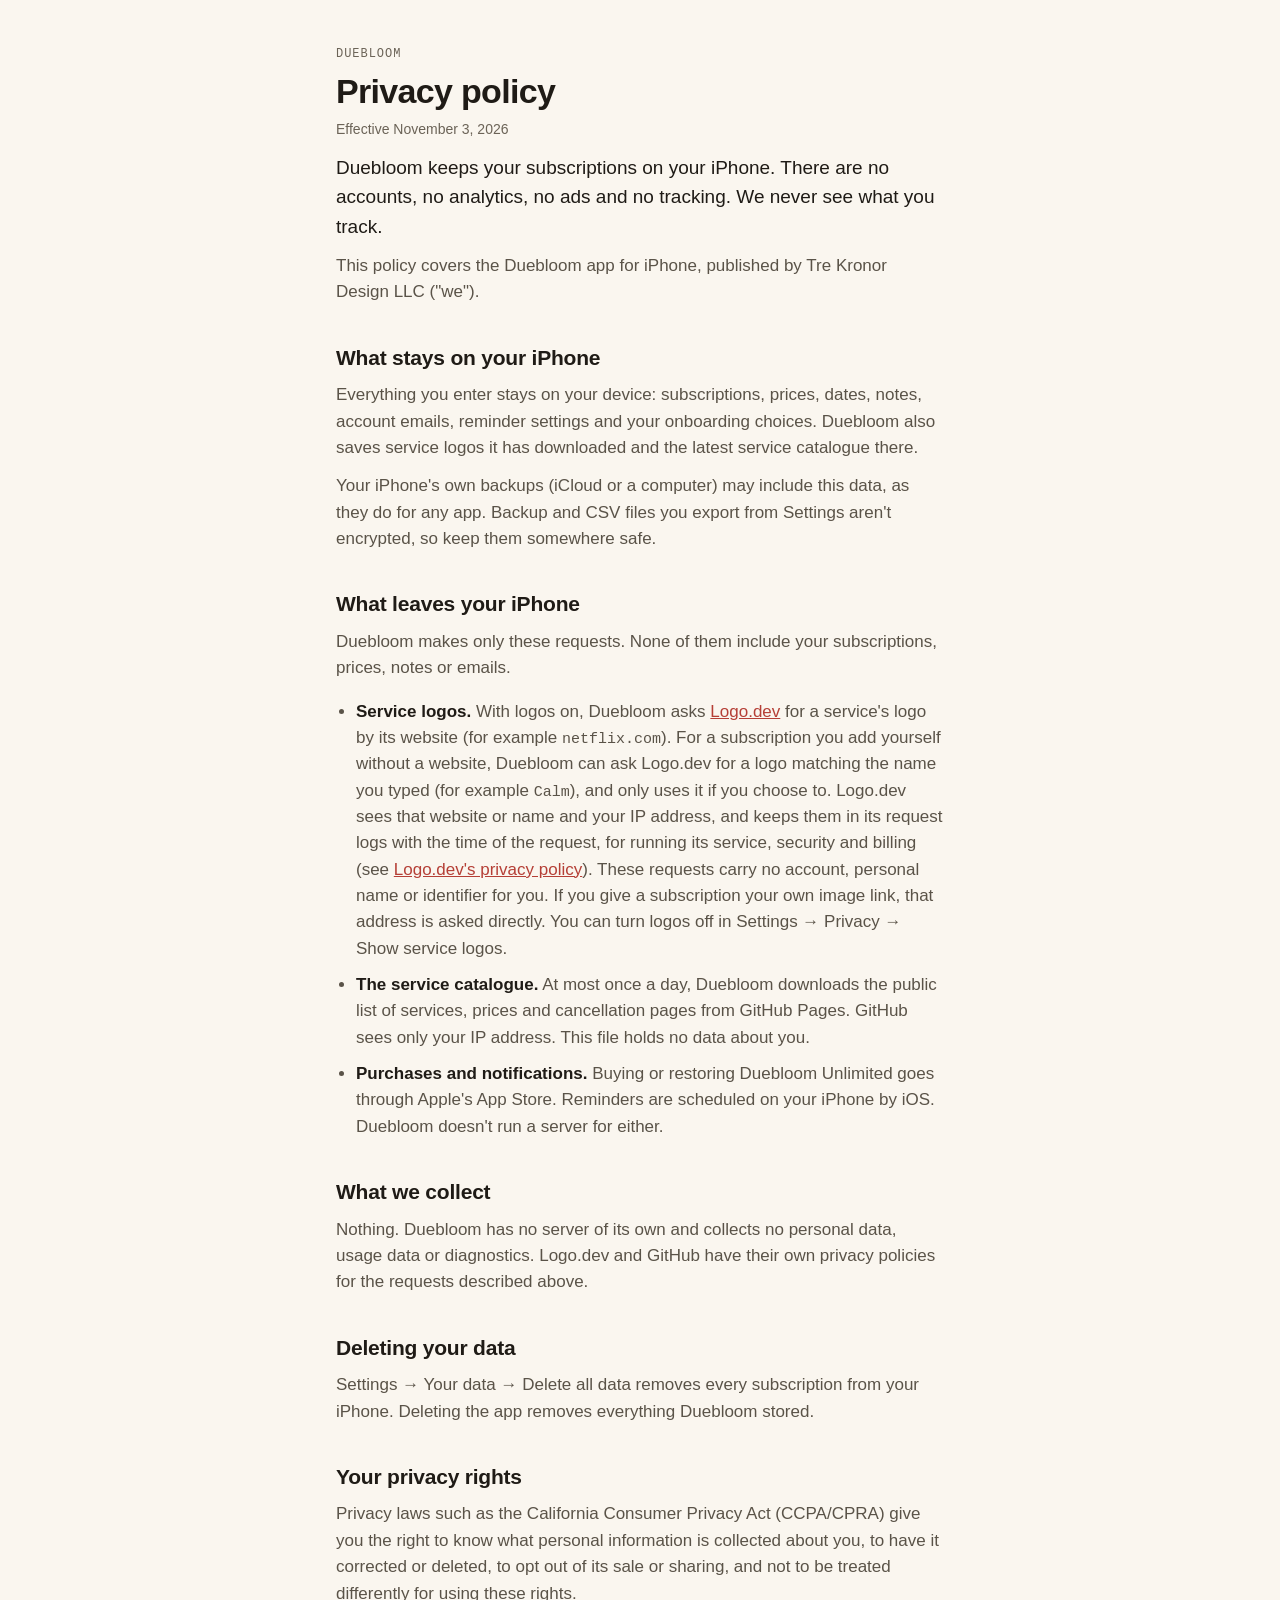
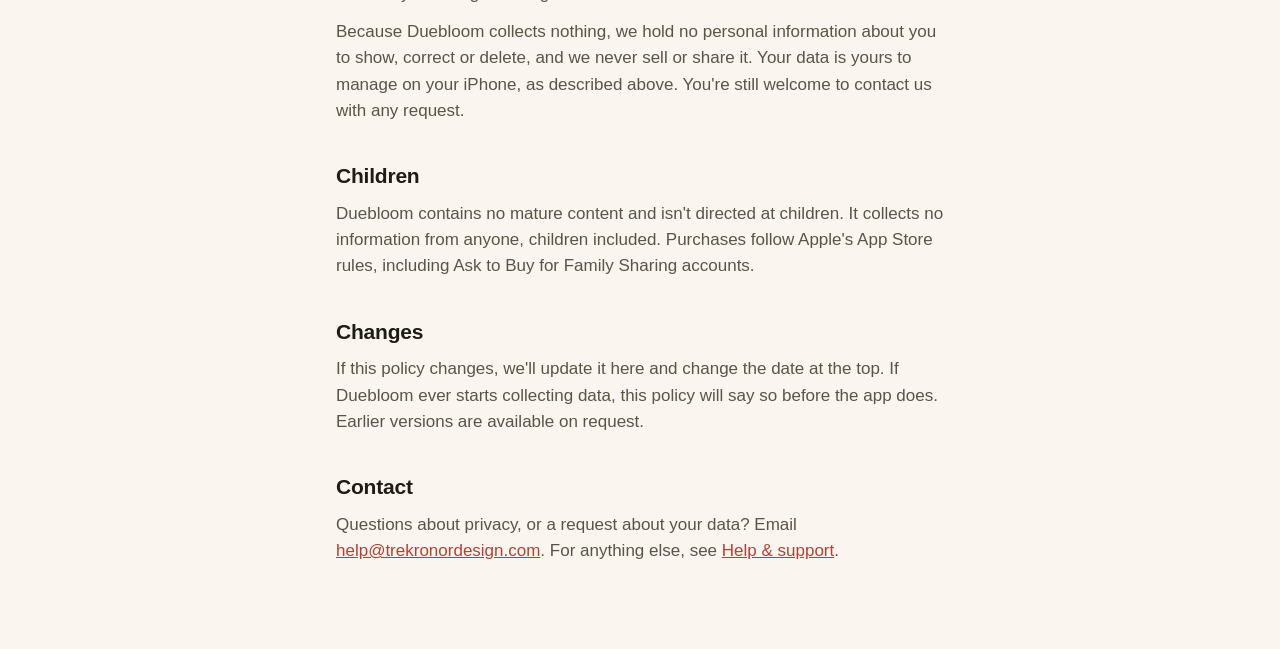
<file: docs/privacy/index.html>
<!doctype html>
<html lang="en">
<head>
<meta charset="utf-8">
<meta name="viewport" content="width=device-width, initial-scale=1">
<title>Duebloom Privacy Policy</title>
<meta name="description" content="How the Duebloom iOS app handles your data.">
<link rel="stylesheet" href="../site.css">
</head>
<body>
<main>
  <p class="eyebrow">Duebloom</p>
  <h1>Privacy policy</h1>
  <p class="meta">Effective November 3, 2026</p>

  <p class="lead">Duebloom keeps your subscriptions on your iPhone. There are no accounts, no analytics, no ads and no tracking. We never see what you track.</p>
  <p>This policy covers the Duebloom app for iPhone, published by Tre Kronor Design LLC ("we").</p>

  <h2>What stays on your iPhone</h2>
  <p>Everything you enter stays on your device: subscriptions, prices, dates, notes, account emails, reminder settings and your onboarding choices. Duebloom also saves service logos it has downloaded and the latest service catalogue there.</p>
  <p>Your iPhone's own backups (iCloud or a computer) may include this data, as they do for any app. Backup and CSV files you export from Settings aren't encrypted, so keep them somewhere safe.</p>

  <h2>What leaves your iPhone</h2>
  <p>Duebloom makes only these requests. None of them include your subscriptions, prices, notes or emails.</p>
  <ul>
    <li><strong>Service logos.</strong> With logos on, Duebloom asks <a href="https://www.logo.dev">Logo.dev</a> for a service's logo by its website (for example <code>netflix.com</code>). For a subscription you add yourself without a website, Duebloom can ask Logo.dev for a logo matching the name you typed (for example <code>Calm</code>), and only uses it if you choose to. Logo.dev sees that website or name and your IP address, and keeps them in its request logs with the time of the request, for running its service, security and billing (see <a href="https://www.logo.dev/legal/privacy">Logo.dev's privacy policy</a>). These requests carry no account, personal name or identifier for you. If you give a subscription your own image link, that address is asked directly. You can turn logos off in Settings → Privacy → Show service logos.</li>
    <li><strong>The service catalogue.</strong> At most once a day, Duebloom downloads the public list of services, prices and cancellation pages from GitHub Pages. GitHub sees only your IP address. This file holds no data about you.</li>
    <li><strong>Purchases and notifications.</strong> Buying or restoring Duebloom Unlimited goes through Apple's App Store. Reminders are scheduled on your iPhone by iOS. Duebloom doesn't run a server for either.</li>
  </ul>

  <h2>What we collect</h2>
  <p>Nothing. Duebloom has no server of its own and collects no personal data, usage data or diagnostics. Logo.dev and GitHub have their own privacy policies for the requests described above.</p>

  <h2>Deleting your data</h2>
  <p>Settings → Your data → Delete all data removes every subscription from your iPhone. Deleting the app removes everything Duebloom stored.</p>

  <h2>Your privacy rights</h2>
  <p>Privacy laws such as the California Consumer Privacy Act (CCPA/CPRA) give you the right to know what personal information is collected about you, to have it corrected or deleted, to opt out of its sale or sharing, and not to be treated differently for using these rights.</p>
  <p>Because Duebloom collects nothing, we hold no personal information about you to show, correct or delete, and we never sell or share it. Your data is yours to manage on your iPhone, as described above. You're still welcome to contact us with any request.</p>

  <h2>Children</h2>
  <p>Duebloom contains no mature content and isn't directed at children. It collects no information from anyone, children included. Purchases follow Apple's App Store rules, including Ask to Buy for Family Sharing accounts.</p>

  <h2>Changes</h2>
  <p>If this policy changes, we'll update it here and change the date at the top. If Duebloom ever starts collecting data, this policy will say so before the app does. Earlier versions are available on request.</p>

  <h2>Contact</h2>
  <p>Questions about privacy, or a request about your data? Email <a href="mailto:help@trekronordesign.com">help@trekronordesign.com</a>. For anything else, see <a href="../support/">Help &amp; support</a>.</p>
</main>
</body>
</html>
</file>
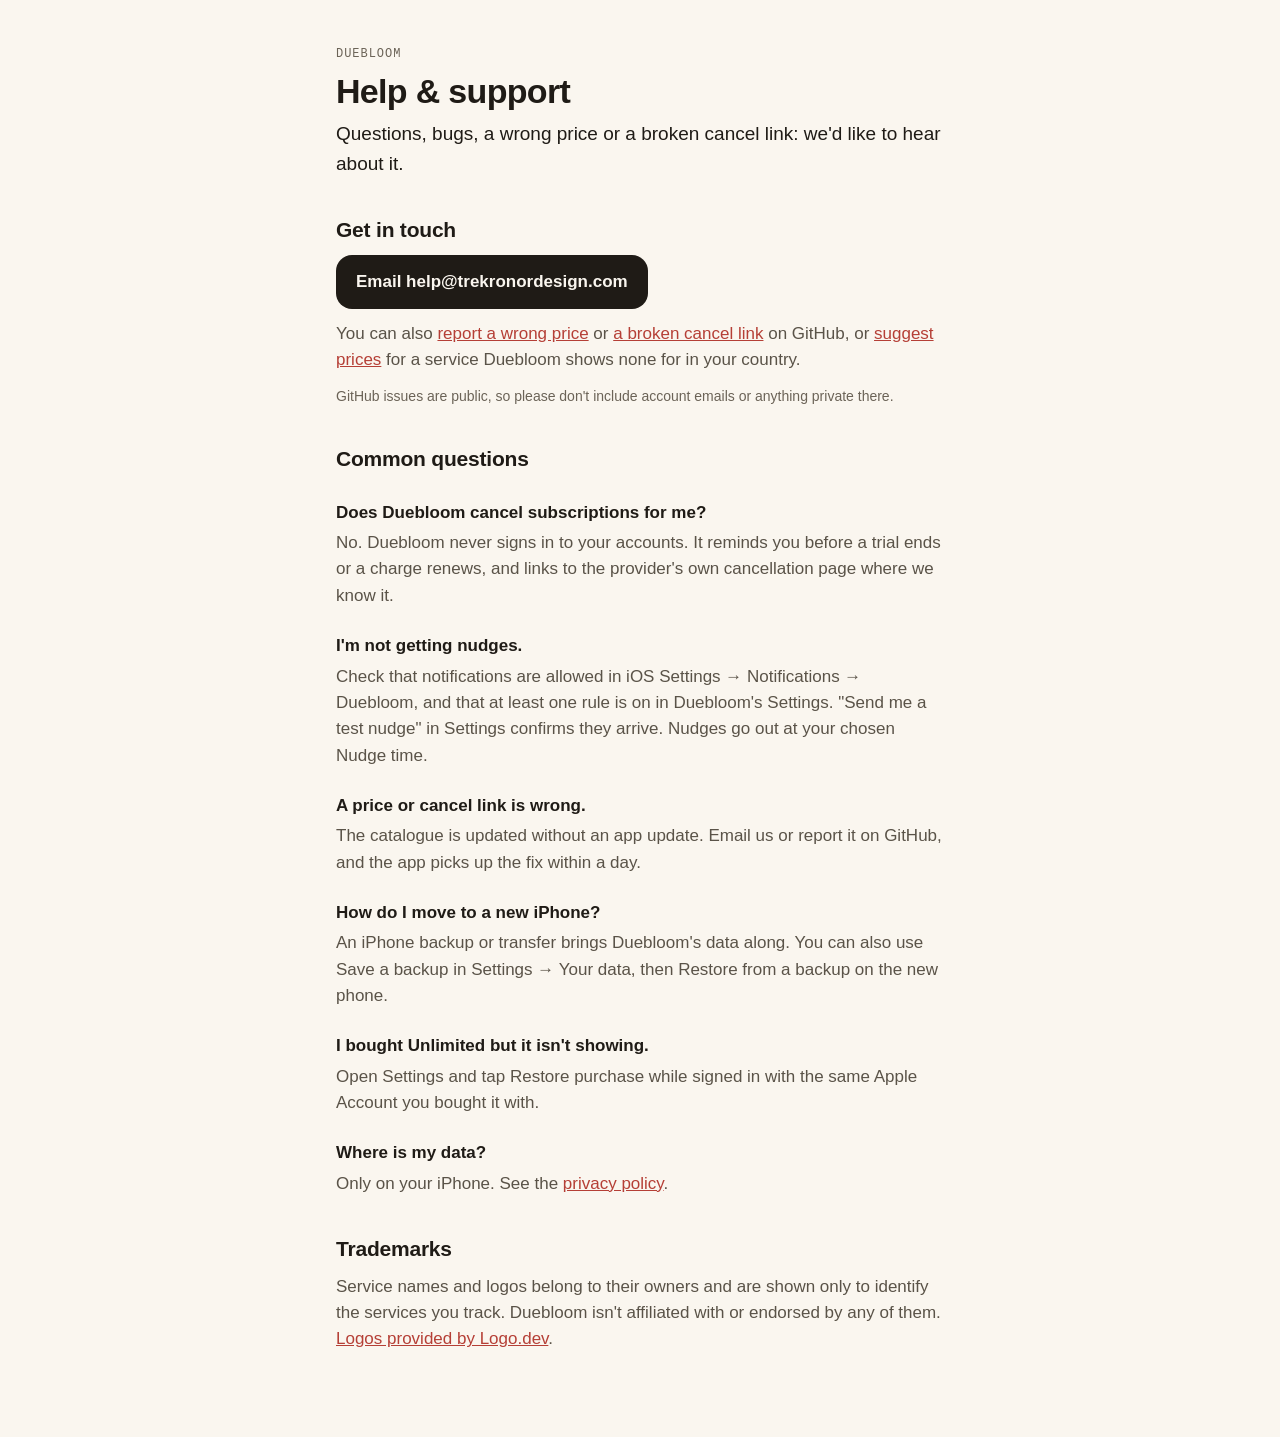
<file: docs/support/index.html>
<!doctype html>
<html lang="en">
<head>
<meta charset="utf-8">
<meta name="viewport" content="width=device-width, initial-scale=1">
<title>Duebloom Support</title>
<meta name="description" content="Help with the Duebloom iOS app.">
<link rel="stylesheet" href="../site.css">
</head>
<body>
<main>
  <p class="eyebrow">Duebloom</p>
  <h1>Help &amp; support</h1>
  <p class="lead">Questions, bugs, a wrong price or a broken cancel link: we'd like to hear about it.</p>

  <h2>Get in touch</h2>
  <p><a class="button" href="mailto:help@trekronordesign.com">Email help@trekronordesign.com</a></p>
  <p>You can also <a href="https://github.com/ensamvarg360/duebloom-catalogue/issues/new?template=wrong-price.yml">report a wrong price</a> or <a href="https://github.com/ensamvarg360/duebloom-catalogue/issues/new">a broken cancel link</a> on GitHub, or <a href="https://github.com/ensamvarg360/duebloom-catalogue/issues/new?template=price.yml">suggest prices</a> for a service Duebloom shows none for in your country.</p>
  <p class="note">GitHub issues are public, so please don't include account emails or anything private there.</p>

  <h2>Common questions</h2>

  <h3>Does Duebloom cancel subscriptions for me?</h3>
  <p>No. Duebloom never signs in to your accounts. It reminds you before a trial ends or a charge renews, and links to the provider's own cancellation page where we know it.</p>

  <h3>I'm not getting nudges.</h3>
  <p>Check that notifications are allowed in iOS Settings → Notifications → Duebloom, and that at least one rule is on in Duebloom's Settings. "Send me a test nudge" in Settings confirms they arrive. Nudges go out at your chosen Nudge time.</p>

  <h3>A price or cancel link is wrong.</h3>
  <p>The catalogue is updated without an app update. Email us or report it on GitHub, and the app picks up the fix within a day.</p>

  <h3>How do I move to a new iPhone?</h3>
  <p>An iPhone backup or transfer brings Duebloom's data along. You can also use Save a backup in Settings → Your data, then Restore from a backup on the new phone.</p>

  <h3>I bought Unlimited but it isn't showing.</h3>
  <p>Open Settings and tap Restore purchase while signed in with the same Apple Account you bought it with.</p>

  <h3>Where is my data?</h3>
  <p>Only on your iPhone. See the <a href="../privacy/">privacy policy</a>.</p>

  <h2>Trademarks</h2>
  <p>Service names and logos belong to their owners and are shown only to identify the services you track. Duebloom isn&#39;t affiliated with or endorsed by any of them. <a href="https://logo.dev">Logos provided by Logo.dev</a>.</p>
</main>
</body>
</html>
</file>
<file: docs/site.css>
:root {
  --bg: #faf6ef;
  --surface: #ffffff;
  --ink: #1f1b16;
  --text-2: #5a5348;
  --text-3: #6b6357;
  --border: #e4dccf;
  --coral: #b53f36;
  color-scheme: light dark;
}
@media (prefers-color-scheme: dark) {
  :root {
    --bg: #16130f;
    --surface: #221e19;
    --ink: #f3ede3;
    --text-2: #c9c0b2;
    --text-3: #a59d90;
    --border: #3a342c;
    --coral: #ff8a80;
  }
}
* { box-sizing: border-box; }
body {
  margin: 0;
  background: var(--bg);
  color: var(--ink);
  font: 17px/1.55 -apple-system, BlinkMacSystemFont, "Segoe UI", sans-serif;
}
main { max-width: 640px; margin: 0 auto; padding: 48px 16px 72px; }
.eyebrow { font: 500 12px/1 ui-monospace, "SF Mono", monospace; letter-spacing: .08em; text-transform: uppercase; color: var(--text-3); margin: 0 0 12px; }
h1 { font-size: 34px; line-height: 1.15; letter-spacing: -.02em; margin: 0 0 8px; }
h2 { font-size: 21px; letter-spacing: -.01em; margin: 36px 0 8px; }
h3 { font-size: 17px; margin: 24px 0 4px; }
p, li { color: var(--text-2); }
p { margin: 0 0 12px; }
ul { padding-left: 20px; }
li { margin-bottom: 10px; }
strong { color: var(--ink); }
.meta { color: var(--text-3); font-size: 14px; }
.lead { font-size: 19px; color: var(--ink); }
.note { font-size: 14px; color: var(--text-3); }
a { color: var(--coral); }
code { font: 15px ui-monospace, "SF Mono", monospace; }
.button {
  display: inline-block; padding: 14px 20px; border-radius: 16px;
  background: var(--ink); color: var(--bg); text-decoration: none; font-weight: 600;
}
</file>
